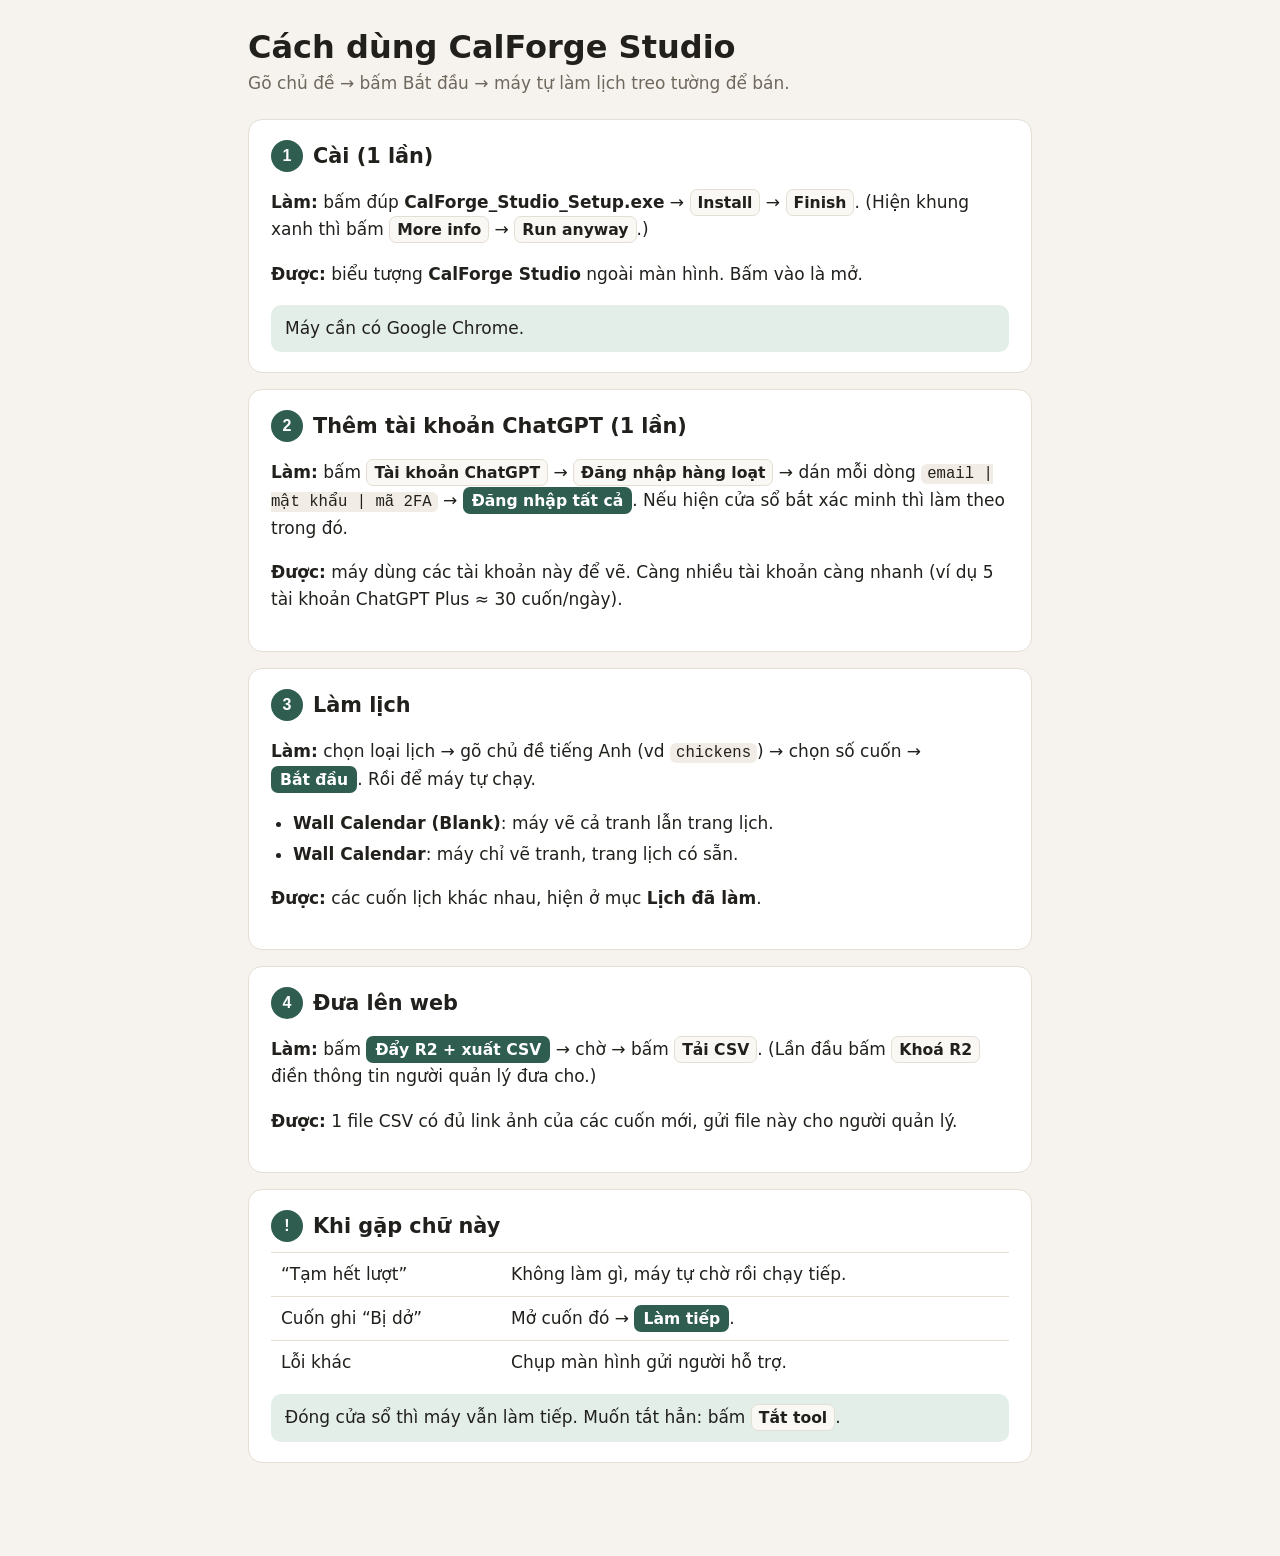
<file: HUONG_DAN.html>
<!DOCTYPE html>
<html lang="vi">
<head>
<meta charset="UTF-8">
<meta name="viewport" content="width=device-width, initial-scale=1">
<title>Hướng dẫn CalForge Studio</title>
<style>
  :root { --bg:#f6f3ee; --card:#fff; --line:#e4ded4; --text:#22201c; --muted:#6f685e; --green:#2f5d50; --soft:#e3eee9;
          --warn:#f7eed9; --bad:#b2412f; }
  * { box-sizing:border-box; }
  body { margin:0; background:var(--bg); color:var(--text); font:17px/1.6 "Segoe UI", system-ui, sans-serif; }
  main { max-width:820px; margin:0 auto; padding:28px 18px 80px; }
  h1 { font:700 2rem "Segoe UI", system-ui, sans-serif; margin:0 0 4px; }
  h2 { font:700 1.3rem "Segoe UI", system-ui, sans-serif; margin:0 0 10px; display:flex; align-items:center; gap:10px; }
  .n { display:inline-grid; place-items:center; width:32px; height:32px; border-radius:50%; background:var(--green);
       color:#fff; font:600 1rem "Segoe UI", sans-serif; flex:none; }
  .lead { color:var(--muted); margin:0 0 22px; }
  section { background:var(--card); border:1px solid var(--line); border-radius:14px; padding:20px 22px; margin:0 0 16px; }
  ol, ul { padding-left:22px; margin:8px 0; }
  li { margin:4px 0; }
  ol.big li { margin:10px 0; font-size:1.05rem; }
  b.btn { display:inline-block; padding:1px 9px; border-radius:7px; background:var(--green); color:#fff; font-weight:600;
          font-size:.92em; white-space:nowrap; }
  b.ui { display:inline-block; padding:0 7px; border:1px solid var(--line); border-radius:7px; background:#faf8f4;
         font-weight:600; font-size:.92em; white-space:nowrap; }
  code { background:#f1ede6; padding:1px 6px; border-radius:6px; font-size:.92em; }
  .tip { background:var(--soft); border-radius:10px; padding:10px 14px; margin-top:10px; }
  .warn { background:var(--warn); border-radius:10px; padding:10px 14px; margin-top:10px; }
  table { width:100%; border-collapse:collapse; margin-top:6px; }
  td, th { text-align:left; padding:8px 10px; border-top:1px solid var(--line); vertical-align:top; }
  th { color:var(--muted); font-size:.85rem; font-weight:600; }
  nav { display:flex; flex-wrap:wrap; gap:6px; margin:0 0 20px; }
  nav a { color:var(--green); text-decoration:none; background:var(--card); border:1px solid var(--line);
          border-radius:999px; padding:3px 12px; font-size:.9rem; }
</style>
</head>
<body>
<main>
  <h1>Cách dùng CalForge Studio</h1>
  <p class="lead">Gõ chủ đề → bấm Bắt đầu → máy tự làm lịch treo tường để bán.</p>

  <section>
    <h2><span class="n">1</span>Cài (1 lần)</h2>
    <p><b>Làm:</b> bấm đúp <b>CalForge_Studio_Setup.exe</b> → <b class="ui">Install</b> → <b class="ui">Finish</b>.
       (Hiện khung xanh thì bấm <b class="ui">More info</b> → <b class="ui">Run anyway</b>.)</p>
    <p><b>Được:</b> biểu tượng <b>CalForge Studio</b> ngoài màn hình. Bấm vào là mở.</p>
    <div class="tip">Máy cần có Google Chrome.</div>
  </section>

  <section>
    <h2><span class="n">2</span>Thêm tài khoản ChatGPT (1 lần)</h2>
    <p><b>Làm:</b> bấm <b class="ui">Tài khoản ChatGPT</b> → <b class="ui">Đăng nhập hàng loạt</b> → dán mỗi dòng
       <code>email | mật khẩu | mã 2FA</code> → <b class="btn">Đăng nhập tất cả</b>.
       Nếu hiện cửa sổ bắt xác minh thì làm theo trong đó.</p>
    <p><b>Được:</b> máy dùng các tài khoản này để vẽ. Càng nhiều tài khoản càng nhanh
       (ví dụ 5 tài khoản ChatGPT Plus ≈ 30 cuốn/ngày).</p>
  </section>

  <section>
    <h2><span class="n">3</span>Làm lịch</h2>
    <p><b>Làm:</b> chọn loại lịch → gõ chủ đề tiếng Anh (vd <code>chickens</code>) → chọn số cuốn → <b class="btn">Bắt đầu</b>. Rồi để máy tự chạy.</p>
    <ul>
      <li><b>Wall Calendar (Blank)</b>: máy vẽ cả tranh lẫn trang lịch.</li>
      <li><b>Wall Calendar</b>: máy chỉ vẽ tranh, trang lịch có sẵn.</li>
    </ul>
    <p><b>Được:</b> các cuốn lịch khác nhau, hiện ở mục <b>Lịch đã làm</b>.</p>
  </section>

  <section>
    <h2><span class="n">4</span>Đưa lên web</h2>
    <p><b>Làm:</b> bấm <b class="btn">Đẩy R2 + xuất CSV</b> → chờ → bấm <b class="ui">Tải CSV</b>.
       (Lần đầu bấm <b class="ui">Khoá R2</b> điền thông tin người quản lý đưa cho.)</p>
    <p><b>Được:</b> 1 file CSV có đủ link ảnh của các cuốn mới, gửi file này cho người quản lý.</p>
  </section>

  <section>
    <h2><span class="n">!</span>Khi gặp chữ này</h2>
    <table>
      <tr><td>“Tạm hết lượt”</td><td>Không làm gì, máy tự chờ rồi chạy tiếp.</td></tr>
      <tr><td>Cuốn ghi “Bị dở”</td><td>Mở cuốn đó → <b class="btn">Làm tiếp</b>.</td></tr>
      <tr><td>Lỗi khác</td><td>Chụp màn hình gửi người hỗ trợ.</td></tr>
    </table>
    <div class="tip">Đóng cửa sổ thì máy vẫn làm tiếp. Muốn tắt hẳn: bấm <b class="ui">Tắt tool</b>.</div>
  </section>
</main>
</body>
</html>
</file>
